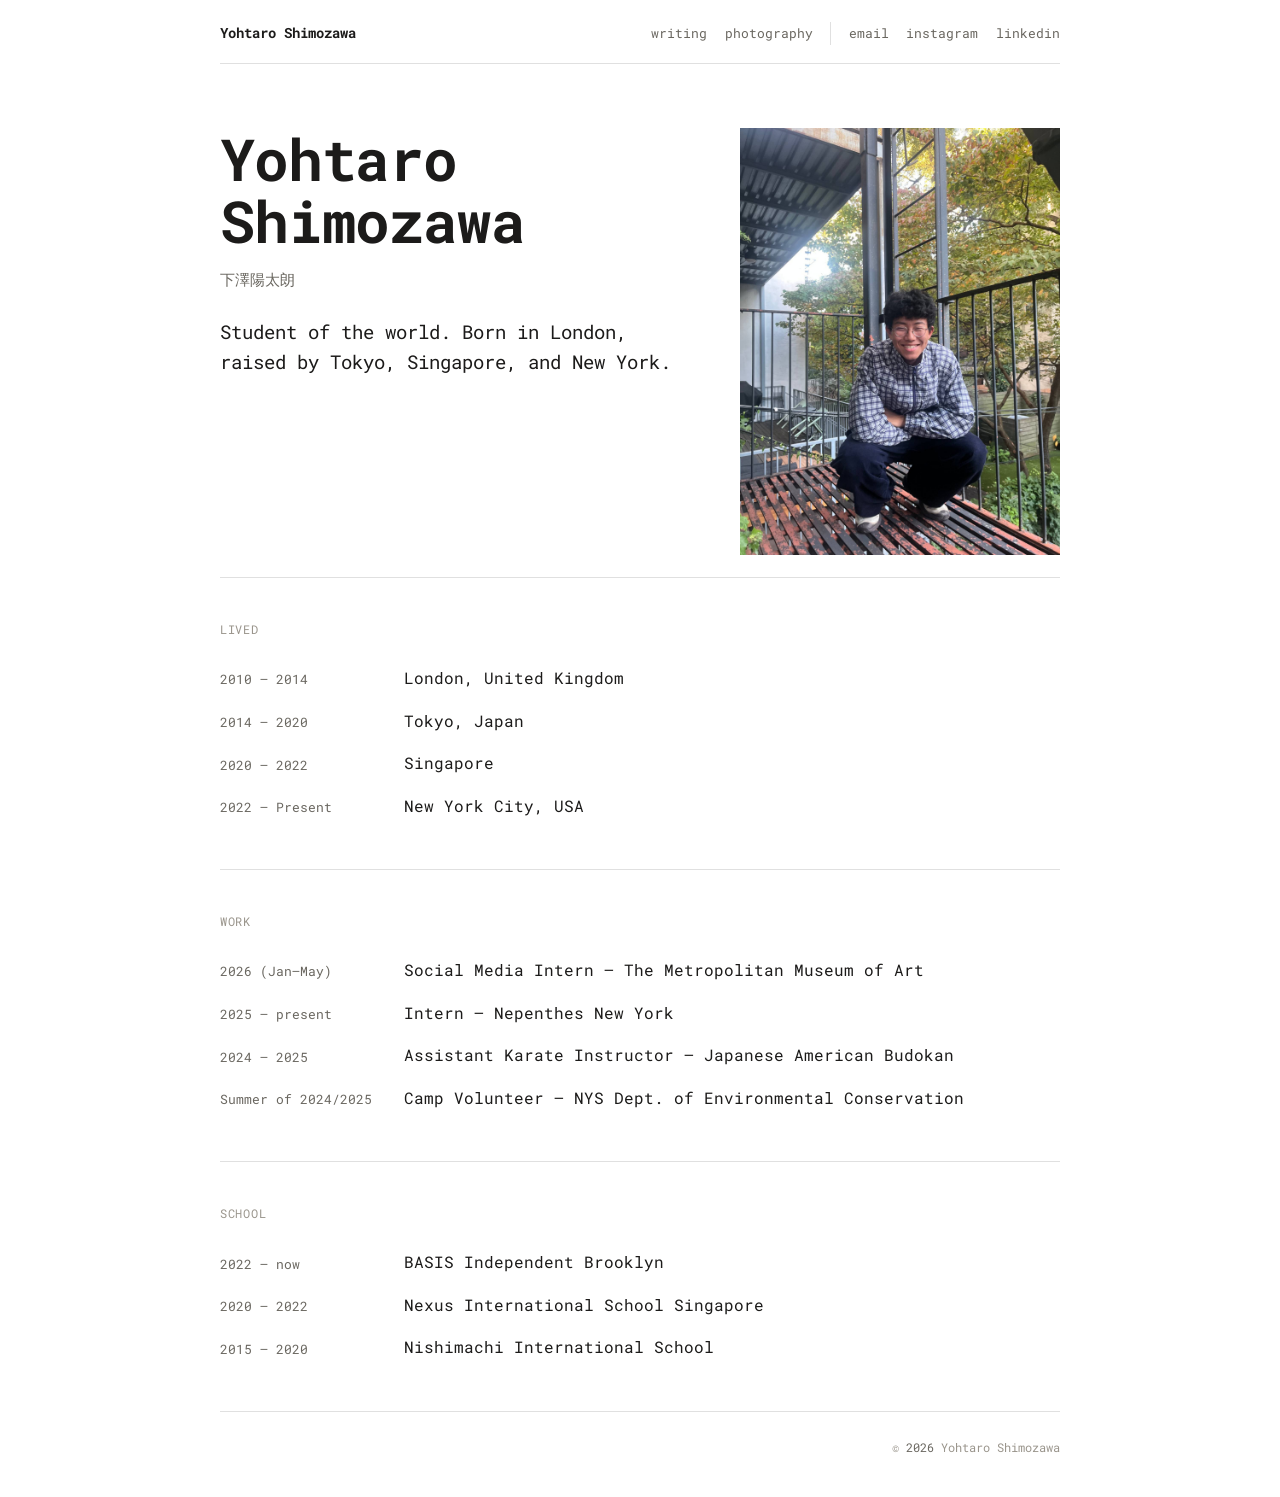
<file: index.html>
<!DOCTYPE html>
<html lang="en">
<head>
<meta charset="utf-8">
<meta name="viewport" content="width=device-width, initial-scale=1">
<title>Yohtaro Shimozawa</title>
<meta name="description" content="Yohtaro Shimozawa — student, writer and photographer in Brooklyn. Born in London; raised across Tokyo, Singapore and New York.">
<meta property="og:title" content="Yohtaro Shimozawa">
<meta property="og:type" content="website">
<meta property="og:url" content="https://yohtarojs.com/">
<link rel="canonical" href="https://yohtarojs.com/">
<link rel="icon" href="favicon.png" type="image/png">
<link rel="apple-touch-icon" href="favicon.png">

<link rel="preload" href="fonts/RobotoMono-400.woff2" as="font" type="font/woff2" crossorigin>
<link rel="stylesheet" href="styles.css">

<!-- Tells Google "this site is about the person Yohtaro Shimozawa" and links
     it to your social profiles. Keep these in sync with content.js. -->
<script type="application/ld+json">
{
  "@context": "https://schema.org",
  "@type": "Person",
  "name": "Yohtaro Shimozawa",
  "alternateName": "下澤陽太朗",
  "url": "https://yohtarojs.com/",
  "jobTitle": "Student, writer and photographer",
  "homeLocation": { "@type": "Place", "name": "Brooklyn, New York" },
  "sameAs": [
    "https://instagram.com/yohtarojs",
    "https://www.linkedin.com/in/yohtarojs"
  ]
}
</script>
</head>
<body>
<div class="page">

  <!-- top letterhead (same on every page) -->
  <header class="head">
    <a class="mark" href="index.html">Yohtaro Shimozawa</a>
    <nav>
      <a href="blog.html">writing</a>
      <a href="photography.html">photography</a>
      <span class="social" id="social"></span>
    </nav>
  </header>

  <!-- Everything below is built from content.js — edit your words there. -->
  <main id="profile"></main>

</div>


<!-- ===========================================================================
     YOUR ASCII PORTRAIT.

     Paste your ASCII art on the lines BETWEEN the two ===== markers below,
     replacing the placeholder face. Type or paste it exactly as you want it
     to look — spaces, slashes and all. Leave it empty to hide it.

     To make one: take a clear, high-contrast photo of your face, run it
     through a free photo-to-ASCII site (for example:
       https://asciiart.club  ·  https://www.text-image.com/convert/ascii.html
     ), then copy the result and paste it below.
=========================================================================== -->
<script type="text/plain" id="ascii-art">

</script>

<script src="content.js"></script>
<script src="site.js"></script>
</body>
</html>
</file>
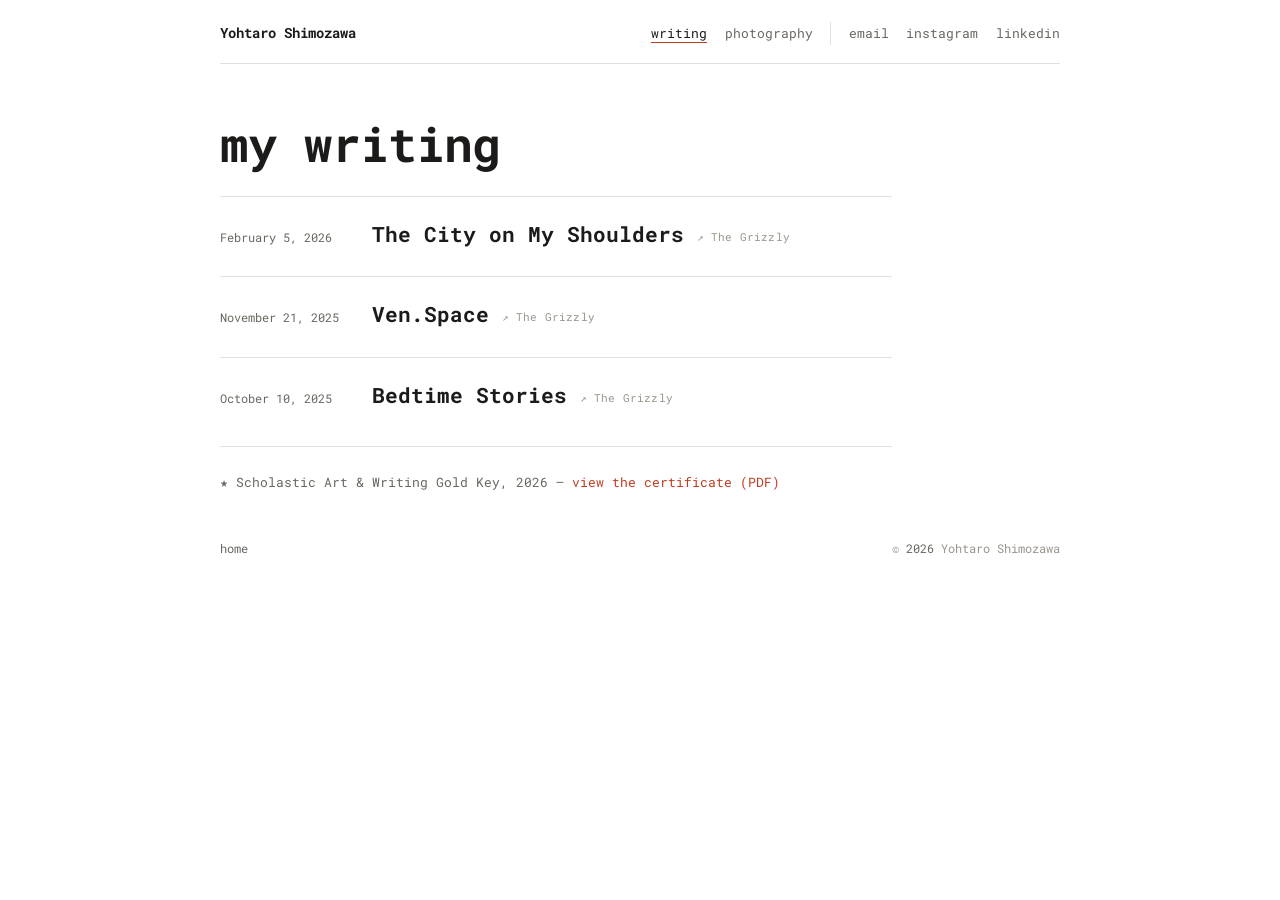
<file: blog.html>
<!DOCTYPE html>
<html lang="en">
<head>
<meta charset="utf-8">
<meta name="viewport" content="width=device-width, initial-scale=1">
<title>Writing — Yohtaro Shimozawa</title>
<meta name="description" content="Essays and notes by Yohtaro Shimozawa.">
<meta property="og:title" content="Writing — Yohtaro Shimozawa">
<meta property="og:type" content="website">
<meta property="og:url" content="https://yohtarojs.com/blog.html">
<link rel="canonical" href="https://yohtarojs.com/blog.html">
<link rel="icon" href="favicon.png" type="image/png">
<link rel="apple-touch-icon" href="favicon.png">

<link rel="preload" href="fonts/RobotoMono-400.woff2" as="font" type="font/woff2" crossorigin>
<link rel="stylesheet" href="styles.css">
</head>
<body>
<div class="page">

  <header class="head">
    <a class="mark" href="index.html">Yohtaro Shimozawa</a>
    <nav>
      <a href="blog.html" aria-current="page">writing</a>
      <a href="photography.html">photography</a>
      <span class="social" id="social"></span>
    </nav>
  </header>

  <main>
    <div class="intro-block col">
      <h1>my writing</h1>
    </div>

    <!-- the list is built from posts.js -->
    <ul class="postlist col" id="posts"></ul>

    <!-- ✏️ certificate / recognition at the bottom of the writing page -->
    <p class="award col">★ Scholastic Art &amp; Writing Gold Key, 2026 —
      <a href="files/Gold_Key_Certificate.pdf" target="_blank" rel="noopener">view the certificate (PDF)</a>
    </p>
  </main>

  <footer class="foot">
    <div class="links">
      <a href="index.html">home</a>
    </div>
    <span class="copy">© <span data-year>2026</span> Yohtaro Shimozawa</span>
  </footer>

</div>

<script src="posts.js"></script>
<script>renderPostList(document.getElementById("posts"));</script>
<script src="content.js"></script>
<script src="site.js"></script>
</body>
</html>
</file>
<file: styles.css>
/* =========================================================================
   yohtarojs.com — styles
   Clean, white, Roboto Mono.
   To recolour the whole site, change the few values under ":root" below.
   ========================================================================= */

/* ---- the font (self-hosted, lives in /fonts) ---------------------------- */
@font-face{
  font-family:"Roboto Mono"; font-weight:400; font-style:normal; font-display:swap;
  src:url("fonts/RobotoMono-400.woff2") format("woff2");
}
@font-face{
  font-family:"Roboto Mono"; font-weight:700; font-style:normal; font-display:swap;
  src:url("fonts/RobotoMono-700.woff2") format("woff2");
}
@font-face{
  font-family:"Roboto Mono"; font-weight:400; font-style:italic; font-display:swap;
  src:url("fonts/RobotoMono-400italic.woff2") format("woff2");
}

:root{
  /* colour ------------------------------------------------------------ */
  --bg:     #ffffff;   /* white                               */
  --panel:  #f4f3f1;   /* light grey for cards / code         */
  --ink:    #1c1b1a;   /* main text                           */
  --muted:  #6a6760;   /* secondary text                      */
  --faint:  #9a958c;   /* captions, small labels              */
  --line:   rgba(0,0,0,.12);      /* hairlines / rules        */
  --accent: #c23a20;   /* accent — links, marks               */

  /* type -------------------------------------------------------------- */
  --mono: "Roboto Mono", ui-monospace, "Courier New", monospace;

  /* size -------------------------------------------------------------- */
  --measure: 42rem;    /* reading width        */
  --page:    58rem;    /* page column width    */
  --pad:     clamp(1.25rem, 5vw, 2.75rem);
}

/* ---- base --------------------------------------------------------------- */
*,*::before,*::after{ box-sizing:border-box; }
html{ -webkit-text-size-adjust:100%; }
body{
  margin:0;
  background:var(--bg);
  color:var(--ink);
  font-family:var(--mono);
  font-weight:400;
  font-size:clamp(.9rem,.7rem + .7vw,1rem);
  line-height:1.7;
  -webkit-font-smoothing:antialiased;
}

img{ max-width:100%; height:auto; display:block; }
a{ color:var(--accent); text-decoration:none; }
a:hover{ text-decoration:underline; text-underline-offset:3px; }
strong,b{ font-weight:700; }

/* ---- opening animation: a clean fade-in --------------------------------- */
@keyframes boot{ from{ opacity:0; transform:translateY(8px); } to{ opacity:1; transform:none; } }
.page{ animation:boot .5s ease-out both; }
@media (prefers-reduced-motion:reduce){ .page{ animation:none; } }

/* blinking terminal caret */
.caret{
  display:inline-block; width:.6em; height:1em; vertical-align:-.12em;
  background:var(--accent); margin-left:.25em;
  animation:blink 1.1s steps(1) infinite;
}
@keyframes blink{ 50%{ opacity:0; } }
@media (prefers-reduced-motion:reduce){ .caret{ animation:none; } }

/* ---- shared column ------------------------------------------------------ */
.page{ max-width:var(--page); margin-inline:auto; padding-inline:var(--pad); }
.page.wide{ max-width:72rem; }
.col{  max-width:var(--measure); }

/* ---- letterhead (top bar: name + nav + socials) ------------------------ */
.head{
  display:flex; flex-wrap:wrap; align-items:baseline; gap:.6rem 1rem;
  padding:1.4rem 0 1.1rem;
  border-bottom:1px solid var(--line);
}
.head .mark{ font-size:.85rem; font-weight:700; color:var(--ink); }
.head .mark:hover{ color:var(--accent); text-decoration:none; }
.head nav{ margin-left:auto; display:flex; flex-wrap:wrap; align-items:baseline; gap:1.1rem; }
.head nav > a{ font-size:.82rem; color:var(--muted); }
.head nav > a:hover,.head nav > a[aria-current="page"]{ color:var(--ink); text-decoration:none; }
.head nav > a[aria-current="page"]{ text-decoration:underline; text-underline-offset:4px; text-decoration-color:var(--accent); }
.head .social{
  display:inline-flex; flex-wrap:wrap; gap:1.1rem;
  padding-left:1.1rem; border-left:1px solid var(--line);
}
.head .social:empty{ display:none; }
.head .social a{ font-size:.82rem; color:var(--muted); }
.head .social a:hover{ color:var(--accent); text-decoration:none; }

/* ---- masthead (the name + optional ASCII portrait) --------------------- */
.masthead{ padding:clamp(2.2rem,6vw,4rem) 0 1.4rem; }
.masthead.has-ascii{
  display:grid; grid-template-columns:1fr auto;
  gap:clamp(1.2rem,4vw,3rem); align-items:start;
}
.masthead h1{
  margin:0; font-weight:700;
  letter-spacing:-.02em; line-height:1.08;
  font-size:clamp(1.9rem,6vw,3.6rem);
}
.masthead .kanji{ font-size:.95rem; color:var(--muted); margin-top:.9rem; }
.masthead .intro{
  font-size:clamp(1rem,.9rem + .5vw,1.18rem); line-height:1.6;
  max-width:34rem; margin:1.5rem 0 0; color:var(--ink);
}
.masthead .place{ font-size:.82rem; color:var(--muted); margin-top:1.1rem; }
.masthead.rule{ border-bottom:1px solid var(--line); }

/* the photo portrait to the right of the name */
.portrait{
  display:block; width:clamp(13rem,26vw,20rem);
  height:auto; align-self:start;
  image-orientation:from-image;
}

/* the ASCII portrait */
.ascii{
  margin:0; white-space:pre; line-height:1;
  font-family:var(--mono);
  font-size:clamp(.42rem,1.1vw,.62rem);
  color:var(--ink); overflow-x:auto;
  align-self:center;
}
@media (max-width:680px){
  .masthead.has-ascii{ grid-template-columns:1fr; }
  .ascii{ order:-1; margin-bottom:1rem; font-size:.6rem; }
  .portrait{ width:min(100%,16rem); margin-top:1.4rem; }
}

/* ---- a labelled, ruled list (lived / work / school) -------------------- */
.block{ padding:clamp(1.8rem,5vw,2.6rem) 0; border-bottom:1px solid var(--line); }
.block > .label{ font-size:.74rem; letter-spacing:.06em; color:var(--faint); margin:0 0 1.1rem; text-transform:uppercase; }
.rows{ list-style:none; margin:0; padding:0; }
.rows li{ display:grid; grid-template-columns:10rem 1fr; gap:.2rem 1.5rem; padding:.55rem 0; }
.rows .yr{ font-size:.8rem; color:var(--muted); padding-top:.2rem; }
.rows .tx{ font-size:1.02rem; line-height:1.45; }
@media (max-width:540px){
  .rows li{ grid-template-columns:1fr; gap:.1rem; padding:.7rem 0; }
  .rows .yr{ padding-top:0; }
}

/* skills — same ruled list, wider left column + a bold skill name */
.rows.skillrows li{ grid-template-columns:13rem 1fr; align-items:start; padding:1.2rem 0; border-top:1px solid var(--line); }
.rows.skillrows li:first-child{ border-top:none; padding-top:.2rem; }
.rows.skillrows .sk{ font-weight:700; color:var(--ink); font-size:.95rem; padding-top:.1rem; }
.rows.skillrows .desc{ color:var(--muted); font-size:1rem; line-height:1.6; }
.rows.skillrows .desc .ln{ display:block; }
.rows.skillrows .desc .ln + .ln{ margin-top:.15rem; }
.embed{ margin-top:1rem; }
.embed iframe{ width:100%; max-width:400px; height:720px; border:1px solid var(--line); background:#fff; display:block; }
@media (max-width:600px){
  .rows.skillrows li{ grid-template-columns:1fr; gap:.4rem; padding:1.1rem 0; }
  .rows.skillrows .sk{ padding-top:0; }
}

/* ---- colophon (footer) -------------------------------------------------- */
.foot{ display:flex; flex-wrap:wrap; gap:.8rem 1.6rem; align-items:baseline; padding:1.6rem 0 2.4rem; }
.foot a, .foot span{ font-size:.78rem; color:var(--muted); }
.foot a:hover{ color:var(--accent); text-decoration:none; }
.foot .copy{ margin-left:auto; color:var(--faint); }

/* ---- page intro (blog / photography headers) --------------------------- */
.intro-block{ padding:clamp(2rem,6vw,3.4rem) 0 1.6rem; }
.intro-block .label{ font-size:.74rem; letter-spacing:.06em; color:var(--faint); margin:0 0 .8rem; text-transform:uppercase; }
.intro-block h1{
  margin:0; font-weight:700; letter-spacing:-.02em;
  font-size:clamp(1.8rem,6vw,3rem); line-height:1.08;
}
.intro-block p{ font-size:.86rem; color:var(--muted); margin:1rem 0 0; }

/* ---- writing index ------------------------------------------------------ */
.postlist{ list-style:none; margin:0; padding:0; }
.postlist li{ border-top:1px solid var(--line); }
.postlist a{ display:grid; grid-template-columns:8rem 1fr; gap:.3rem 1.5rem; padding:1.5rem 0; color:var(--ink); }
.postlist a:hover{ text-decoration:none; }
.postlist a:hover h2{ color:var(--accent); }
.postlist .date{ font-size:.78rem; color:var(--muted); padding-top:.35rem; }
.postlist h2{ font-weight:700; font-size:1.3rem; line-height:1.25; margin:0 0 .35rem; transition:color .15s; }
.postlist .excerpt{ font-size:.84rem; color:var(--muted); margin:0; line-height:1.6; }
.postlist .ext{ font-size:.66rem; font-weight:400; color:var(--faint); letter-spacing:.02em; white-space:nowrap; vertical-align:.12em; }
@media (max-width:540px){
  .postlist a{ grid-template-columns:1fr; gap:.15rem; }
  .postlist .date{ padding-top:0; }
}

/* ---- single post -------------------------------------------------------- */
.article-head{ padding:clamp(1rem,4vw,2rem) 0 1.5rem; }
.article-head .date{ font-size:.8rem; color:var(--muted); }
.article-head h1{
  font-weight:700; font-size:clamp(1.8rem,4vw + 1rem,2.8rem); line-height:1.12;
  letter-spacing:-.02em; margin:.5rem 0 0;
}
.prose{ font-size:1rem; line-height:1.8; }
.prose > *:first-child{ margin-top:0; }
.prose p{ margin:0 0 1.3rem; }
.prose h2{ font-weight:700; font-size:1.25rem; margin:2.4rem 0 .8rem; }
.prose h3{ font-weight:700; font-size:1.08rem; margin:2rem 0 .6rem; color:var(--muted); }
.prose a{ text-decoration:underline; text-underline-offset:3px; }
.prose blockquote{ margin:1.6rem 0; padding:.2rem 0 .2rem 1.4rem; border-left:3px solid var(--accent); color:var(--muted); font-style:italic; }
.prose ul,.prose ol{ margin:0 0 1.3rem; padding-left:1.4rem; }
.prose li{ margin:.4rem 0; }
.prose img{ margin:1.8rem 0; border:1px solid var(--line); border-radius:4px; }
.prose hr{ border:none; border-top:1px solid var(--line); margin:2.6rem 0; }
.prose code{ font-size:.92em; background:var(--panel); padding:.08em .35em; border-radius:3px; }
.prose figure{ margin:1.8rem 0; }
.prose figcaption{ font-size:.76rem; color:var(--faint); text-align:center; margin-top:.5rem; }

/* ---- back link ---------------------------------------------------------- */
.back{ font-size:.8rem; color:var(--muted); display:inline-block; margin-top:1.5rem; }
.back:hover{ color:var(--accent); text-decoration:none; }

/* ---- photography gallery (big, captions below) -------------------------- */
.gallery{ display:grid; grid-template-columns:repeat(2,1fr); gap:2.6rem 1.8rem; padding-top:.5rem; }
.gallery figure{ margin:0; }
.gallery .shot{ display:block; }
.gallery img{ width:100%; height:auto; display:block; border:1px solid var(--line); transition:opacity .2s; image-orientation:from-image; }
.gallery .shot:hover img{ opacity:.92; }
.gallery figcaption{ margin-top:.75rem; display:flex; justify-content:space-between; gap:1.2rem; align-items:baseline; font-size:.84rem; line-height:1.45; }
.gallery figcaption .cap{ color:var(--ink); }
.gallery figcaption .date{ color:var(--muted); white-space:nowrap; }
@media (max-width:640px){ .gallery{ grid-template-columns:1fr; gap:2rem; } }
.empty{ font-size:.85rem; color:var(--faint); padding:2rem 0; }

/* ---- certificate / recognition note (bottom of writing) ----------------- */
.award{ border-top:1px solid var(--line); margin-top:.5rem; padding:1.5rem 0 0; font-size:.84rem; color:var(--muted); }
.award a{ color:var(--accent); }

/* ---- reduced motion ----------------------------------------------------- */
@media (prefers-reduced-motion:reduce){
  *{ transition:none !important; }
}
</file>
